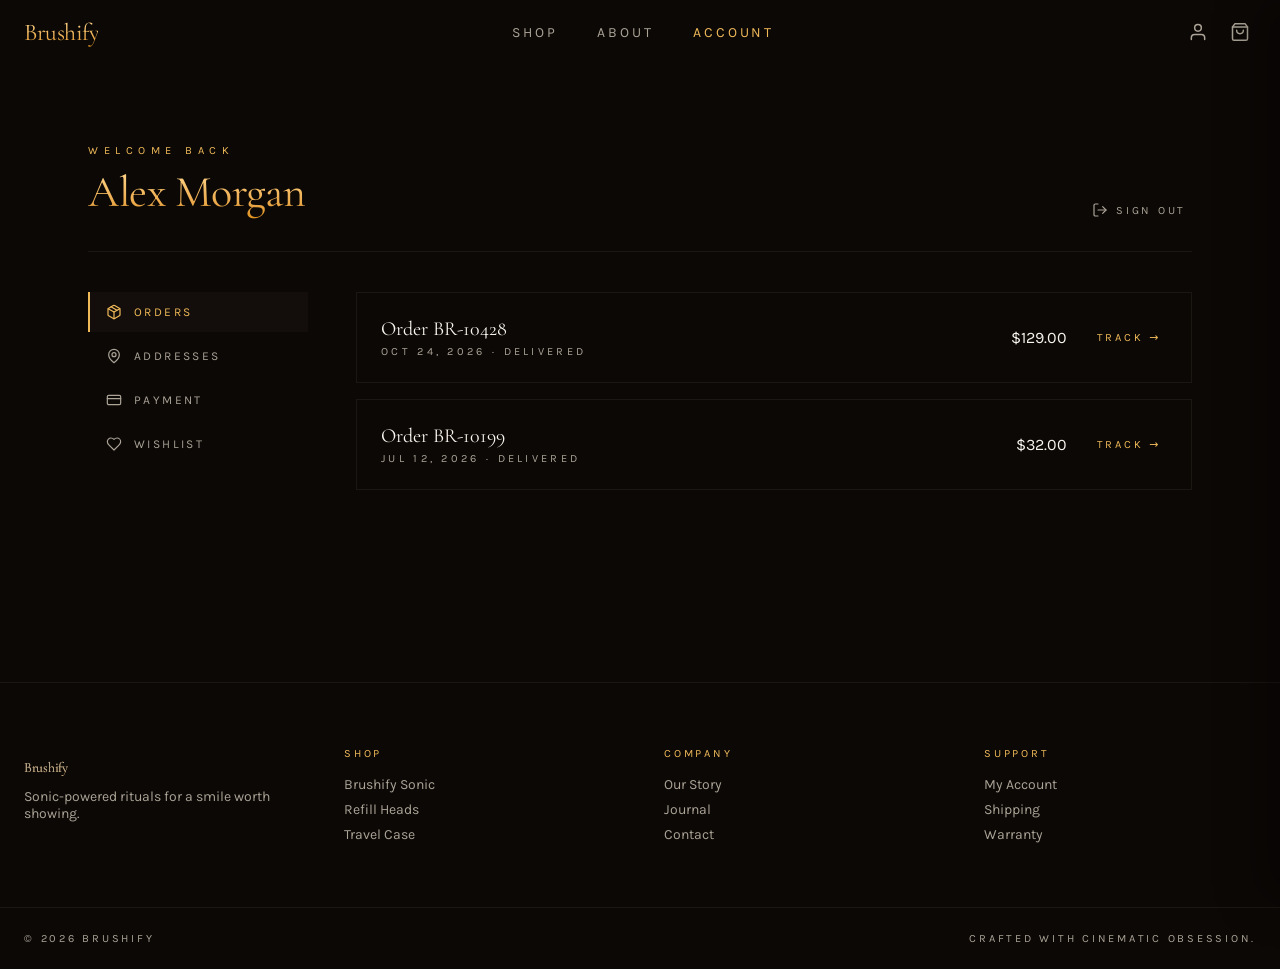
<file: account.html>
<!doctype html>
<html lang="en">
<head>
<meta charset="utf-8">
<meta name="viewport" content="width=device-width, initial-scale=1">
<title>My Account — Brushify</title>
<meta name="description" content="Manage your Brushify orders, addresses, and preferences.">
<meta name="robots" content="noindex">
<meta property="og:url" content="/account">
<link rel="canonical" href="/account">
<link rel="icon" href="data:,">
<link rel="stylesheet" href="style.css">
</head>
<body data-page="account">

<header class="site-nav">
  <div class="wrap row">
    <a href="index.html" class="brand text-gold-gradient">Brushify</a>
    <nav class="nav-links">
      <a href="product.html" data-page="product">Shop</a>
      <a href="about.html" data-page="about">About</a>
      <a href="account.html" data-page="account">Account</a>
    </nav>
    <div class="nav-actions">
      <a href="account.html" class="icon-btn desktop-only" aria-label="Account">
        <svg width="20" height="20" viewBox="0 0 24 24" fill="none" stroke="currentColor" stroke-width="1.8" stroke-linecap="round" stroke-linejoin="round"><path d="M20 21v-2a4 4 0 0 0-4-4H8a4 4 0 0 0-4 4v2"/><circle cx="12" cy="7" r="4"/></svg>
      </a>
      <button class="icon-btn" data-cart-open aria-label="Open cart">
        <svg width="20" height="20" viewBox="0 0 24 24" fill="none" stroke="currentColor" stroke-width="1.8" stroke-linecap="round" stroke-linejoin="round"><path d="M6 2 3 6v14a2 2 0 0 0 2 2h14a2 2 0 0 0 2-2V6l-3-4Z"/><path d="M3 6h18"/><path d="M16 10a4 4 0 0 1-8 0"/></svg>
        <span class="cart-badge" style="display:none">0</span>
      </button>
      <button class="menu-toggle" aria-label="Menu">
        <svg class="icon-menu" width="20" height="20" viewBox="0 0 24 24" fill="none" stroke="currentColor" stroke-width="1.8" stroke-linecap="round" stroke-linejoin="round"><line x1="4" y1="6" x2="20" y2="6"/><line x1="4" y1="12" x2="20" y2="12"/><line x1="4" y1="18" x2="20" y2="18"/></svg>
        <svg class="icon-close" style="display:none" width="20" height="20" viewBox="0 0 24 24" fill="none" stroke="currentColor" stroke-width="1.8" stroke-linecap="round" stroke-linejoin="round"><line x1="18" y1="6" x2="6" y2="18"/><line x1="6" y1="6" x2="18" y2="18"/></svg>
      </button>
    </div>
  </div>
  <div class="mobile-menu">
    <div class="inner">
      <a href="product.html">Shop</a>
      <a href="about.html">About</a>
      <a href="account.html">Account</a>
    </div>
  </div>
</header>

<main class="account-page">
  <div class="account-layout">
    <div class="account-head">
      <div>
        <p class="eyebrow">Welcome back</p>
        <h1 class="text-gold-gradient">Alex Morgan</h1>
      </div>
      <button class="signout">
        <svg width="16" height="16" viewBox="0 0 24 24" fill="none" stroke="currentColor" stroke-width="1.8" stroke-linecap="round" stroke-linejoin="round"><path d="M9 21H5a2 2 0 0 1-2-2V5a2 2 0 0 1 2-2h4"/><polyline points="16 17 21 12 16 7"/><line x1="21" y1="12" x2="9" y2="12"/></svg>
        Sign out
      </button>
    </div>

    <div class="account-body">
      <nav class="account-nav" id="accountNav"></nav>
      <div id="accountContent"></div>
    </div>
  </div>
</main>

<footer class="site-footer">
  <div class="footer-grid">
    <div class="about">
      <p class="brand text-gold-gradient">Brushify</p>
      <p class="muted">Sonic-powered rituals for a smile worth showing.</p>
    </div>
    <div class="footer-col">
      <p class="title">Shop</p>
      <ul>
        <li><a href="product.html">Brushify Sonic</a></li>
        <li><a href="product.html">Refill Heads</a></li>
        <li><a href="product.html">Travel Case</a></li>
      </ul>
    </div>
    <div class="footer-col">
      <p class="title">Company</p>
      <ul>
        <li><a href="about.html">Our Story</a></li>
        <li><a href="about.html">Journal</a></li>
        <li><a href="about.html">Contact</a></li>
      </ul>
    </div>
    <div class="footer-col">
      <p class="title">Support</p>
      <ul>
        <li><a href="account.html">My Account</a></li>
        <li><a href="about.html">Shipping</a></li>
        <li><a href="about.html">Warranty</a></li>
      </ul>
    </div>
  </div>
  <div class="footer-bottom">
    <div class="row">
      <span id="footerYear">© Brushify</span>
      <span>Crafted with cinematic obsession.</span>
    </div>
  </div>
</footer>

<div class="cart-overlay" data-cart-close></div>
<aside class="mini-cart">
  <div class="mini-cart-head">
    <h3 class="text-gold-gradient">Your Cart</h3>
    <button data-cart-close aria-label="Close cart">
      <svg width="20" height="20" viewBox="0 0 24 24" fill="none" stroke="currentColor" stroke-width="1.8" stroke-linecap="round" stroke-linejoin="round"><line x1="18" y1="6" x2="6" y2="18"/><line x1="6" y1="6" x2="18" y2="18"/></svg>
    </button>
  </div>
  <div class="mini-cart-body"></div>
  <div class="mini-cart-foot" style="display:none">
    <div class="subtotal"><span>Subtotal</span><span class="amt">$0.00</span></div>
    <p class="note">Shipping & taxes calculated at checkout.</p>
    <a href="checkout.html" class="btn btn-gold checkout-btn" data-cart-close>Checkout</a>
  </div>
</aside>

<script src="cart.js"></script>
<script src="main.js"></script>
<script>
  document.getElementById("footerYear").textContent = "© " + new Date().getFullYear() + " Brushify";

  const icons = {
    orders: '<svg width="16" height="16" viewBox="0 0 24 24" fill="none" stroke="currentColor" stroke-width="1.8" stroke-linecap="round" stroke-linejoin="round"><path d="M16.5 9.4 7.5 4.21"/><path d="M21 16V8a2 2 0 0 0-1-1.73l-7-4a2 2 0 0 0-2 0l-7 4A2 2 0 0 0 3 8v8a2 2 0 0 0 1 1.73l7 4a2 2 0 0 0 2 0l7-4A2 2 0 0 0 21 16Z"/><polyline points="3.29 7 12 12 20.71 7"/><line x1="12" y1="22" x2="12" y2="12"/></svg>',
    addresses: '<svg width="16" height="16" viewBox="0 0 24 24" fill="none" stroke="currentColor" stroke-width="1.8" stroke-linecap="round" stroke-linejoin="round"><path d="M20 10c0 6-8 12-8 12s-8-6-8-12a8 8 0 0 1 16 0Z"/><circle cx="12" cy="10" r="3"/></svg>',
    payment: '<svg width="16" height="16" viewBox="0 0 24 24" fill="none" stroke="currentColor" stroke-width="1.8" stroke-linecap="round" stroke-linejoin="round"><rect x="2" y="5" width="20" height="14" rx="2"/><line x1="2" y1="10" x2="22" y2="10"/></svg>',
    wishlist: '<svg width="16" height="16" viewBox="0 0 24 24" fill="none" stroke="currentColor" stroke-width="1.8" stroke-linecap="round" stroke-linejoin="round"><path d="M19 14c1.49-1.46 3-3.21 3-5.5A5.5 5.5 0 0 0 16.5 3c-1.76 0-3 .5-4.5 2-1.5-1.5-2.74-2-4.5-2A5.5 5.5 0 0 0 2 8.5c0 2.29 1.51 4.04 3 5.5l7 7Z"/></svg>',
  };

  const tabs = [
    { key: "orders", label: "Orders" },
    { key: "addresses", label: "Addresses" },
    { key: "payment", label: "Payment" },
    { key: "wishlist", label: "Wishlist" },
  ];

  const orders = [
    { id: "BR-10428", date: "Oct 24, 2026", total: 129, status: "Delivered" },
    { id: "BR-10199", date: "Jul 12, 2026", total: 32, status: "Delivered" },
  ];

  const panels = {
    orders: () => `<div>${orders.map(o => `
      <div class="order-card">
        <div>
          <p class="id">Order ${o.id}</p>
          <p class="meta">${o.date} · ${o.status}</p>
        </div>
        <div class="right">
          <span>$${o.total.toFixed(2)}</span>
          <button class="track">Track →</button>
        </div>
      </div>`).join("")}</div>`,
    addresses: () => `
      <div class="info-card">
        <p class="head">Home</p>
        <p class="body">128 Marble Lane · Brooklyn, NY 11201 · United States</p>
        <button class="action">Edit →</button>
      </div>`,
    payment: () => `
      <div class="info-card payment">
        <div>
          <p class="sub">Visa</p>
          <p class="head" style="margin-top:8px;">•••• 4242</p>
        </div>
        <button class="action">Manage →</button>
      </div>`,
    wishlist: () => `
      <div class="empty-box">
        <p>Your wishlist is empty.</p>
        <a href="product.html">Discover Brushify →</a>
      </div>`,
  };

  let activeTab = "orders";
  const navEl = document.getElementById("accountNav");
  const contentEl = document.getElementById("accountContent");

  function render() {
    navEl.innerHTML = tabs.map(t => `
      <button class="${t.key === activeTab ? "active" : ""}" data-key="${t.key}">
        ${icons[t.key]} ${t.label}
      </button>`).join("");
    navEl.querySelectorAll("button").forEach(btn => btn.addEventListener("click", () => {
      activeTab = btn.dataset.key;
      render();
    }));
    contentEl.innerHTML = panels[activeTab]();
  }
  render();
</script>
</body>
</html>
</file>
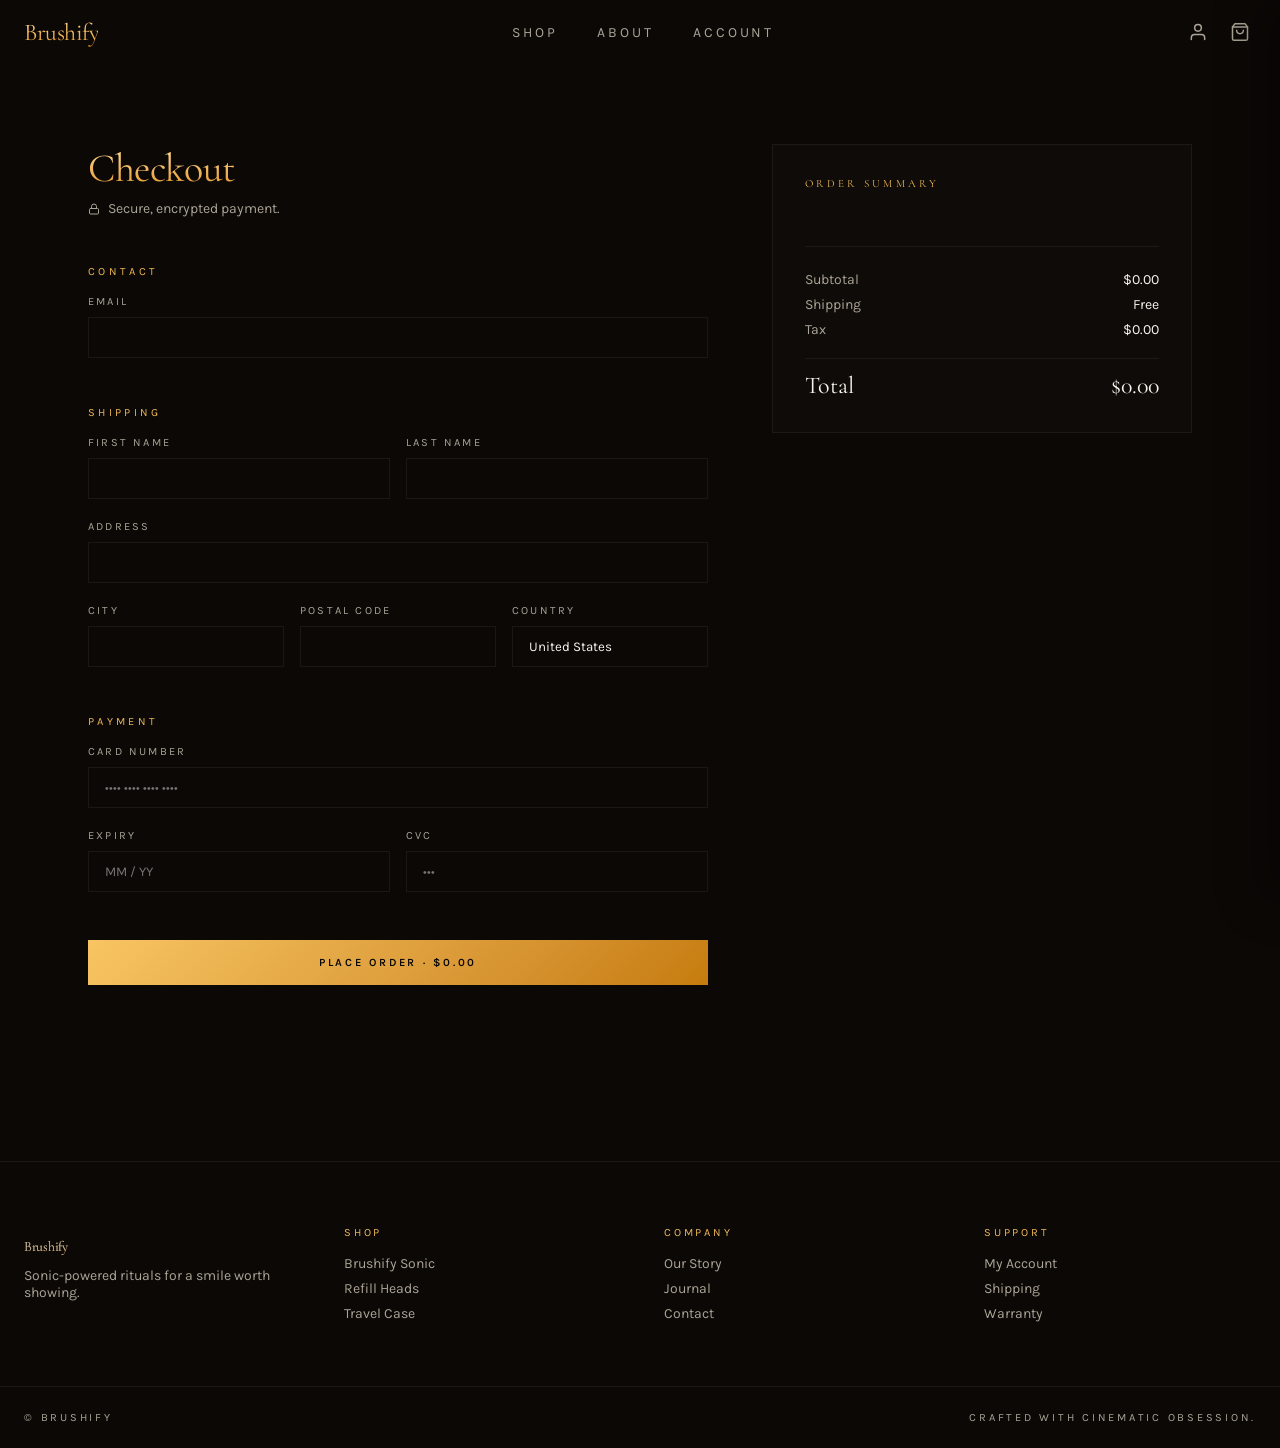
<file: checkout.html>
<!doctype html>
<html lang="en">
<head>
<meta charset="utf-8">
<meta name="viewport" content="width=device-width, initial-scale=1">
<title>Checkout — Brushify</title>
<meta name="description" content="Secure checkout for your Brushify order.">
<meta name="robots" content="noindex">
<meta property="og:url" content="/checkout">
<link rel="canonical" href="/checkout">
<link rel="icon" href="data:,">
<link rel="stylesheet" href="style.css">
</head>
<body data-page="checkout">

<header class="site-nav">
  <div class="wrap row">
    <a href="index.html" class="brand text-gold-gradient">Brushify</a>
    <nav class="nav-links">
      <a href="product.html" data-page="product">Shop</a>
      <a href="about.html" data-page="about">About</a>
      <a href="account.html" data-page="account">Account</a>
    </nav>
    <div class="nav-actions">
      <a href="account.html" class="icon-btn desktop-only" aria-label="Account">
        <svg width="20" height="20" viewBox="0 0 24 24" fill="none" stroke="currentColor" stroke-width="1.8" stroke-linecap="round" stroke-linejoin="round"><path d="M20 21v-2a4 4 0 0 0-4-4H8a4 4 0 0 0-4 4v2"/><circle cx="12" cy="7" r="4"/></svg>
      </a>
      <button class="icon-btn" data-cart-open aria-label="Open cart">
        <svg width="20" height="20" viewBox="0 0 24 24" fill="none" stroke="currentColor" stroke-width="1.8" stroke-linecap="round" stroke-linejoin="round"><path d="M6 2 3 6v14a2 2 0 0 0 2 2h14a2 2 0 0 0 2-2V6l-3-4Z"/><path d="M3 6h18"/><path d="M16 10a4 4 0 0 1-8 0"/></svg>
        <span class="cart-badge" style="display:none">0</span>
      </button>
      <button class="menu-toggle" aria-label="Menu">
        <svg class="icon-menu" width="20" height="20" viewBox="0 0 24 24" fill="none" stroke="currentColor" stroke-width="1.8" stroke-linecap="round" stroke-linejoin="round"><line x1="4" y1="6" x2="20" y2="6"/><line x1="4" y1="12" x2="20" y2="12"/><line x1="4" y1="18" x2="20" y2="18"/></svg>
        <svg class="icon-close" style="display:none" width="20" height="20" viewBox="0 0 24 24" fill="none" stroke="currentColor" stroke-width="1.8" stroke-linecap="round" stroke-linejoin="round"><line x1="18" y1="6" x2="6" y2="18"/><line x1="6" y1="6" x2="18" y2="18"/></svg>
      </button>
    </div>
  </div>
  <div class="mobile-menu">
    <div class="inner">
      <a href="product.html">Shop</a>
      <a href="about.html">About</a>
      <a href="account.html">Account</a>
    </div>
  </div>
</header>

<main class="checkout-page">

  <!-- order form view -->
  <div id="checkoutView" class="checkout-layout">
    <form id="checkoutForm" class="checkout-form">
      <div>
        <h1 class="text-gold-gradient">Checkout</h1>
        <p class="secure-note">
          <svg width="12" height="12" viewBox="0 0 24 24" fill="none" stroke="currentColor" stroke-width="2" stroke-linecap="round" stroke-linejoin="round"><rect x="3" y="11" width="18" height="11" rx="2"/><path d="M7 11V7a5 5 0 0 1 10 0v4"/></svg>
          Secure, encrypted payment.
        </p>
      </div>

      <fieldset>
        <legend>Contact</legend>
        <label class="field"><span class="label">Email</span><input type="email" required></label>
      </fieldset>

      <fieldset>
        <legend>Shipping</legend>
        <div class="form-row two">
          <label class="field"><span class="label">First name</span><input required></label>
          <label class="field"><span class="label">Last name</span><input required></label>
        </div>
        <label class="field"><span class="label">Address</span><input required></label>
        <div class="form-row three">
          <label class="field"><span class="label">City</span><input required></label>
          <label class="field"><span class="label">Postal code</span><input required></label>
          <label class="field"><span class="label">Country</span><input required value="United States"></label>
        </div>
      </fieldset>

      <fieldset>
        <legend>Payment</legend>
        <label class="field"><span class="label">Card number</span><input placeholder="•••• •••• •••• ••••" required></label>
        <div class="form-row two">
          <label class="field"><span class="label">Expiry</span><input placeholder="MM / YY" required></label>
          <label class="field"><span class="label">CVC</span><input placeholder="•••" required></label>
        </div>
      </fieldset>

      <button type="submit" class="btn btn-gold" id="placeOrderBtn" style="width:100%;">Place order · $0.00</button>
    </form>

    <aside class="order-summary">
      <h2>Order Summary</h2>
      <div id="summaryEmpty" class="empty" style="display:none">Your cart is empty. <a href="product.html">Shop now →</a></div>
      <div id="summaryLines" class="summary-lines"></div>
      <div class="summary-totals">
        <div class="line"><span>Subtotal</span><span class="val" id="sumSubtotal">$0.00</span></div>
        <div class="line"><span>Shipping</span><span class="val">Free</span></div>
        <div class="line"><span>Tax</span><span class="val" id="sumTax">$0.00</span></div>
        <div class="grand"><span>Total</span><span id="sumTotal">$0.00</span></div>
      </div>
    </aside>
  </div>

  <!-- confirmation view -->
  <div id="confirmedView" class="order-confirmed" style="display:none">
    <svg width="64" height="64" viewBox="0 0 24 24" fill="none" stroke="currentColor" stroke-width="1.5" stroke-linecap="round" stroke-linejoin="round" style="color:var(--primary);margin:0 auto;"><circle cx="12" cy="12" r="10"/><path d="m9 12 2 2 4-4"/></svg>
    <h1 class="text-gold-gradient">Order confirmed.</h1>
    <p class="muted">A confirmation is on its way. Your cinematic ritual begins soon.</p>
    <a href="index.html" class="btn btn-gold">Back to home</a>
  </div>
</main>

<footer class="site-footer">
  <div class="footer-grid">
    <div class="about">
      <p class="brand text-gold-gradient">Brushify</p>
      <p class="muted">Sonic-powered rituals for a smile worth showing.</p>
    </div>
    <div class="footer-col">
      <p class="title">Shop</p>
      <ul>
        <li><a href="product.html">Brushify Sonic</a></li>
        <li><a href="product.html">Refill Heads</a></li>
        <li><a href="product.html">Travel Case</a></li>
      </ul>
    </div>
    <div class="footer-col">
      <p class="title">Company</p>
      <ul>
        <li><a href="about.html">Our Story</a></li>
        <li><a href="about.html">Journal</a></li>
        <li><a href="about.html">Contact</a></li>
      </ul>
    </div>
    <div class="footer-col">
      <p class="title">Support</p>
      <ul>
        <li><a href="account.html">My Account</a></li>
        <li><a href="about.html">Shipping</a></li>
        <li><a href="about.html">Warranty</a></li>
      </ul>
    </div>
  </div>
  <div class="footer-bottom">
    <div class="row">
      <span id="footerYear">© Brushify</span>
      <span>Crafted with cinematic obsession.</span>
    </div>
  </div>
</footer>

<div class="cart-overlay" data-cart-close></div>
<aside class="mini-cart">
  <div class="mini-cart-head">
    <h3 class="text-gold-gradient">Your Cart</h3>
    <button data-cart-close aria-label="Close cart">
      <svg width="20" height="20" viewBox="0 0 24 24" fill="none" stroke="currentColor" stroke-width="1.8" stroke-linecap="round" stroke-linejoin="round"><line x1="18" y1="6" x2="6" y2="18"/><line x1="6" y1="6" x2="18" y2="18"/></svg>
    </button>
  </div>
  <div class="mini-cart-body"></div>
  <div class="mini-cart-foot" style="display:none">
    <div class="subtotal"><span>Subtotal</span><span class="amt">$0.00</span></div>
    <p class="note">Shipping & taxes calculated at checkout.</p>
    <a href="checkout.html" class="btn btn-gold checkout-btn" data-cart-close>Checkout</a>
  </div>
</aside>

<script src="cart.js"></script>
<script src="main.js"></script>
<script>
  document.getElementById("footerYear").textContent = "© " + new Date().getFullYear() + " Brushify";

  function renderSummary() {
    const items = Cart.getItems();
    const subtotal = Cart.subtotal();
    const tax = subtotal * 0.08;
    const total = subtotal + tax;

    document.getElementById("summaryEmpty").style.display = items.length === 0 ? "block" : "none";
    document.getElementById("summaryLines").innerHTML = items.map(it => `
      <div class="summary-line">
        <div class="thumb"><img src="${WhatsApp Image 2026-07-10 at 4.08.50 PM.jpeg} alt=""></div>
        <div class="row">
          <div>
            <p>${it.name}</p>
            <p class="qty muted">Qty ${it.qty}</p>
          </div>
          <p>$${(it.price * it.qty).toFixed(2)}</p>
        </div>
      </div>`).join("");

    document.getElementById("sumSubtotal").textContent = `$${subtotal.toFixed(2)}`;
    document.getElementById("sumTax").textContent = `$${tax.toFixed(2)}`;
    document.getElementById("sumTotal").textContent = `$${total.toFixed(2)}`;
    document.getElementById("placeOrderBtn").textContent = `Place order · $${total.toFixed(2)}`;
    document.getElementById("placeOrderBtn").disabled = items.length === 0;
  }
  renderSummary();
  document.addEventListener("cart:change", renderSummary);

  document.getElementById("checkoutForm").addEventListener("submit", (e) => {
    e.preventDefault();
    if (Cart.getItems().length === 0) return;
    Cart.clear();
    document.getElementById("checkoutView").style.display = "none";
    document.getElementById("confirmedView").style.display = "block";
    window.scrollTo({ top: 0 });
  });
</script>
</body>
</html>
</file>
<file: style.css>
/* ===========================================================
   Brushify — static HTML/CSS/JS build
   Converted from a React + Tailwind (shadcn/ui) source project
   =========================================================== */

@import url("https://fonts.googleapis.com/css2?family=Cormorant+Garamond:wght@300;400;500;600&family=Karla:wght@300;400;500;600&display=swap");

:root {
  --radius: 4px;

  --background: oklch(0.14 0.008 60);
  --foreground: oklch(0.97 0.01 80);
  --card: oklch(0.17 0.01 60);
  --card-foreground: oklch(0.97 0.01 80);
  --primary: oklch(0.82 0.13 80);
  --primary-foreground: oklch(0.12 0.008 60);
  --secondary: oklch(0.22 0.01 60);
  --secondary-foreground: oklch(0.97 0.01 80);
  --muted: oklch(0.22 0.01 60);
  --muted-foreground: oklch(0.72 0.02 80);
  --destructive: oklch(0.6 0.2 25);
  --destructive-foreground: oklch(0.97 0.01 80);
  --border: oklch(0.3 0.02 75 / 40%);

  --gold: oklch(0.82 0.13 80);
  --gold-soft: oklch(0.9 0.09 85);
  --gold-deep: oklch(0.65 0.14 70);

  --font-display: "Cormorant Garamond", serif;
  --font-sans: "Karla", ui-sans-serif, system-ui, sans-serif;
}

* { box-sizing: border-box; }
html { scroll-behavior: smooth; }

body {
  margin: 0;
  background-color: var(--background);
  color: var(--foreground);
  font-family: var(--font-sans);
  -webkit-font-smoothing: antialiased;
  min-height: 100vh;
}

h1, h2, h3, h4 {
  font-family: var(--font-display);
  font-weight: 400;
  letter-spacing: -0.01em;
  margin: 0;
}

p { margin: 0; }
a { color: inherit; text-decoration: none; }
img { display: block; max-width: 100%; }
button { font-family: inherit; cursor: pointer; background: none; border: none; color: inherit; }
ul { margin: 0; padding: 0; list-style: none; }
input { font-family: inherit; color: inherit; }

.text-gold-gradient {
  background: linear-gradient(180deg, oklch(0.92 0.1 85), oklch(0.72 0.15 70));
  -webkit-background-clip: text;
  background-clip: text;
  color: transparent;
}

.bg-gold-gradient {
  background: linear-gradient(135deg, oklch(0.85 0.13 82), oklch(0.65 0.14 68));
}

/* ---------- layout helpers ---------- */
.wrap { max-width: 1280px; margin: 0 auto; padding: 0 24px; }
.wrap-lg { max-width: 1280px; margin: 0 auto; padding: 0 24px; }
.wrap-md { max-width: 1024px; margin: 0 auto; padding: 0 24px; }
.wrap-sm { max-width: 768px; margin: 0 auto; padding: 0 24px; }
.wrap-xs { max-width: 672px; margin: 0 auto; padding: 0 24px; }

.eyebrow {
  font-size: 11px;
  text-transform: uppercase;
  letter-spacing: 0.5em;
  color: var(--primary);
}

.muted { color: var(--muted-foreground); }

/* ---------- reveal on scroll ---------- */
.reveal {
  opacity: 0;
  transform: translateY(28px);
  transition: opacity 900ms cubic-bezier(.2,.7,.2,1), transform 900ms cubic-bezier(.2,.7,.2,1);
}
.reveal.in { opacity: 1; transform: none; }

@keyframes fadeInUp {
  from { opacity: 0; transform: translateY(30px); }
  to { opacity: 1; transform: none; }
}
.fade-in-up { opacity: 0; animation: fadeInUp 1.1s ease forwards; }

@keyframes marquee {
  from { transform: translateX(0); }
  to { transform: translateX(-50%); }
}
.marquee-track { animation: marquee 40s linear infinite; }

/* ===========================================================
   Site Nav
   =========================================================== */
.site-nav {
  position: fixed;
  top: 0; left: 0; right: 0;
  z-index: 40;
  background: transparent;
  transition: all .5s;
}
.site-nav.scrolled {
  backdrop-filter: blur(20px);
  background: oklch(0.14 0.008 60 / 70%);
  border-bottom: 1px solid var(--border);
}
.site-nav .row {
  height: 64px;
  display: flex;
  align-items: center;
  justify-content: space-between;
}
.brand {
  font-family: var(--font-display);
  font-size: 24px;
  letter-spacing: -0.02em;
}
.nav-links {
  display: none;
  align-items: center;
  gap: 40px;
  font-size: 14px;
  text-transform: uppercase;
  letter-spacing: 0.2em;
  color: var(--muted-foreground);
}
.nav-links a { transition: color .2s; }
.nav-links a:hover, .nav-links a.active { color: var(--primary); }
.nav-actions { display: flex; align-items: center; gap: 16px; }
.icon-btn {
  position: relative;
  color: var(--muted-foreground);
  transition: color .2s;
  display: inline-flex;
}
.icon-btn:hover { color: var(--primary); }
.icon-btn.desktop-only { display: none; }
.cart-badge {
  position: absolute;
  top: -8px; right: -8px;
  width: 20px; height: 20px;
  border-radius: 999px;
  background: linear-gradient(135deg, oklch(0.85 0.13 82), oklch(0.65 0.14 68));
  color: var(--primary-foreground);
  font-size: 10px;
  font-weight: 600;
  display: flex; align-items: center; justify-content: center;
}
.menu-toggle { display: inline-flex; color: var(--muted-foreground); }
.mobile-menu {
  display: none;
  border-top: 1px solid var(--border);
  background: oklch(0.14 0.008 60 / 95%);
  backdrop-filter: blur(20px);
}
.mobile-menu.open { display: block; }
.mobile-menu .inner {
  padding: 24px;
  display: flex;
  flex-direction: column;
  gap: 20px;
  font-size: 14px;
  text-transform: uppercase;
  letter-spacing: 0.2em;
  color: var(--muted-foreground);
}
.mobile-menu .inner a:hover { color: var(--primary); }

@media (min-width: 768px) {
  .nav-links { display: flex; }
  .icon-btn.desktop-only { display: inline-flex; }
  .menu-toggle { display: none; }
}

/* ===========================================================
   Buttons
   =========================================================== */
.btn {
  display: inline-flex;
  align-items: center;
  justify-content: center;
  gap: 12px;
  padding: 16px 32px;
  text-transform: uppercase;
  letter-spacing: 0.25em;
  font-size: 11px;
  font-weight: 600;
  transition: opacity .2s;
  border: none;
}
.btn-gold { background: linear-gradient(135deg, oklch(0.85 0.13 82), oklch(0.65 0.14 68)); color: var(--primary-foreground); }
.btn-gold:hover { opacity: .9; }
.btn-gold:disabled { opacity: .4; cursor: not-allowed; }
.btn-outline { border: 1px solid var(--primary); color: var(--primary); background: transparent; padding: 16px 32px; }
.btn-outline:hover { background: var(--primary); color: var(--primary-foreground); }
.btn-outline-border { border: 1px solid var(--border); color: var(--foreground); background: transparent; }

/* ===========================================================
   Hero
   =========================================================== */
.hero {
  position: relative;
  height: 100svh;
  min-height: 720px;
  width: 100%;
  overflow: hidden;
}
.hero-bg { position: absolute; inset: 0; will-change: transform; }
.hero-bg img { height: 100%; width: 100%; object-fit: cover; }
.hero-bg::after {
  content: "";
  position: absolute; inset: 0;
  background: linear-gradient(to bottom, oklch(0.14 0.008 60 / 40%), oklch(0.14 0.008 60 / 20%), var(--background));
}
.hero-content {
  position: relative;
  z-index: 10;
  height: 100%;
  display: flex;
  flex-direction: column;
  justify-content: center;
}
.hero h1 {
  font-size: 60px;
  line-height: 0.95;
}
.hero-actions { margin-top: 40px; display: flex; align-items: center; gap: 24px; flex-wrap: wrap; }
.hero-actions .watch { font-size: 11px; text-transform: uppercase; letter-spacing: 0.25em; color: var(--muted-foreground); }
.hero-actions .watch:hover { color: var(--primary); }
.hero-scroll {
  position: absolute;
  bottom: 32px; left: 50%;
  transform: translateX(-50%);
  color: var(--primary);
  font-size: 11px;
  text-transform: uppercase;
  letter-spacing: 0.5em;
  display: flex; align-items: center; gap: 12px;
}
.hero-scroll .line { height: 1px; width: 40px; background: var(--primary); display: inline-block; }

@media (min-width: 768px) { .hero h1 { font-size: 96px; } }
@media (min-width: 1024px) { .hero h1 { font-size: 128px; } }

/* ===========================================================
   Marquee
   =========================================================== */
.marquee {
  position: relative;
  border-top: 1px solid var(--border);
  border-bottom: 1px solid var(--border);
  background: oklch(0.22 0.01 60 / 40%);
  overflow: hidden;
  padding: 20px 0;
}
.marquee-track {
  display: flex;
  gap: 64px;
  white-space: nowrap;
  width: max-content;
}
.marquee-track span.item {
  font-size: 14px;
  text-transform: uppercase;
  letter-spacing: 0.4em;
  color: var(--muted-foreground);
  display: flex; align-items: center; gap: 64px;
}
.marquee-track .dot { color: var(--primary); }

/* ===========================================================
   Sections (generic)
   =========================================================== */
.section { max-width: 1280px; margin: 0 auto; padding: 128px 24px; }
.section-md { max-width: 1280px; margin: 0 auto; padding: 80px 24px; }
.section-center { text-align: center; }

.grid-2 { display: grid; gap: 64px; }
@media (min-width: 768px) { .grid-2 { grid-template-columns: 1fr 1fr; align-items: center; } }

.problem h2 { font-size: 44px; line-height: 1.15; margin-top: 24px; }
.problem p.lead { margin-top: 32px; font-size: 18px; color: var(--muted-foreground); }
.problem ul { margin-top: 40px; display: flex; flex-direction: column; gap: 16px; }
.problem li { display: flex; align-items: flex-start; gap: 16px; color: var(--muted-foreground); }
.problem li .tick { margin-top: 8px; height: 1px; width: 24px; background: var(--primary); flex-shrink: 0; }
.problem-img { position: relative; aspect-ratio: 4/5; overflow: hidden; }
.problem-img img { width: 100%; height: 100%; object-fit: cover; }
@media (min-width: 768px) { .problem h2 { font-size: 56px; } }

/* Solution */
.solution { position: relative; padding: 128px 24px; overflow: hidden; }
.solution-bg { position: absolute; inset: 0; z-index: -1; }
.solution-bg img { width: 100%; height: 100%; object-fit: cover; opacity: .4; }
.solution-bg::after {
  content: ""; position: absolute; inset: 0;
  background: linear-gradient(to bottom, var(--background), oklch(0.14 0.008 60 / 60%), var(--background));
}
.solution-inner { max-width: 960px; margin: 0 auto; text-align: center; }
.solution-inner h2 { font-size: 52px; line-height: 1; margin-top: 24px; }
.solution-inner p { margin-top: 40px; font-size: 20px; line-height: 1.6; color: var(--muted-foreground); max-width: 720px; margin-left: auto; margin-right: auto; }
@media (min-width: 768px) { .solution-inner h2 { font-size: 84px; } .solution-inner p { font-size: 24px; } }

.stat-row { margin-top: 56px; display: flex; flex-wrap: wrap; justify-content: center; gap: 16px; }
.stat {
  border: 1px solid var(--border);
  padding: 24px 32px;
  background: oklch(0.17 0.01 60 / 40%);
  backdrop-filter: blur(6px);
  min-width: 160px;
}
.stat .n { font-size: 36px; }
.stat .l { margin-top: 4px; font-size: 11px; text-transform: uppercase; letter-spacing: 0.3em; color: var(--muted-foreground); }

/* Feature grid */
.feature-grid { display: grid; gap: 1px; background: var(--border); margin-top: 80px; }
@media (min-width: 768px) { .feature-grid { grid-template-columns: 1fr 1fr; } }
@media (min-width: 1024px) { .feature-grid { grid-template-columns: 1fr 1fr 1fr; } }
.feature-card { background: var(--background); padding: 40px; transition: background-color .5s; }
.feature-card:hover { background: var(--card); }
.feature-icon {
  width: 56px; height: 56px; border-radius: 999px;
  border: 1px solid oklch(0.82 0.13 80 / 40%);
  display: grid; place-items: center;
  color: var(--primary);
  transition: all .5s;
}
.feature-card:hover .feature-icon {
  background: linear-gradient(135deg, oklch(0.85 0.13 82), oklch(0.65 0.14 68));
  color: var(--primary-foreground);
  border-color: transparent;
}
.feature-card h3 { margin-top: 24px; font-size: 24px; }
.feature-card p { margin-top: 12px; font-size: 14px; line-height: 1.6; color: var(--muted-foreground); }

/* Why choose tabs */
.why-tabs { margin-top: 40px; display: flex; flex-wrap: wrap; gap: 8px; }
.why-tab {
  padding: 8px 20px;
  font-size: 11px;
  text-transform: uppercase;
  letter-spacing: 0.25em;
  border: 1px solid var(--border);
  color: var(--muted-foreground);
  transition: all .2s;
}
.why-tab:hover { color: var(--primary); border-color: var(--primary); }
.why-tab.active { background: linear-gradient(135deg, oklch(0.85 0.13 82), oklch(0.65 0.14 68)); color: var(--primary-foreground); border-color: transparent; }
.why-body { margin-top: 40px; font-size: 18px; color: var(--muted-foreground); }
.why-image { position: relative; aspect-ratio: 1/1; overflow: hidden; }
.why-image img { width: 100%; height: 100%; object-fit: cover; }

/* Social proof */
.social-proof { border-top: 1px solid var(--border); border-bottom: 1px solid var(--border); background: oklch(0.22 0.01 60 / 30%); }
.reviews { margin-top: 56px; display: grid; gap: 32px; }
@media (min-width: 768px) { .reviews { grid-template-columns: repeat(3, 1fr); } }
.review { border: 1px solid var(--border); background: var(--card); padding: 32px; }
.review .stars { color: var(--primary); }
.review .quote { margin-top: 20px; font-family: var(--font-display); font-size: 20px; line-height: 1.35; }
.review .who { margin-top: 24px; padding-top: 24px; border-top: 1px solid var(--border); }
.review .who .role { margin-top: 4px; font-size: 11px; text-transform: uppercase; letter-spacing: 0.25em; color: var(--muted-foreground); }

/* Gallery */
.gallery-grid { display: grid; grid-template-columns: repeat(2, 1fr); gap: 16px; margin-top: 64px; }
@media (min-width: 768px) { .gallery-grid { grid-template-columns: repeat(4, 1fr); } }
.gallery-item { overflow: hidden; aspect-ratio: 1/1; }
.gallery-item.tall { aspect-ratio: 3/4; grid-row: span 2; }
.gallery-item img { width: 100%; height: 100%; object-fit: cover; transition: transform 1.2s; }
.gallery-item img:hover { transform: scale(1.05); }

/* Final CTA */
.final-cta { position: relative; padding: 128px 24px; overflow: hidden; }
.final-cta-bg { position: absolute; inset: 0; z-index: -1; }
.final-cta-bg img { width: 100%; height: 100%; object-fit: cover; }
.final-cta-bg::after { content: ""; position: absolute; inset: 0; background: oklch(0.14 0.008 60 / 70%); }
.final-cta-inner { max-width: 672px; margin: 0 auto; text-align: center; }
.final-cta-inner h2 { font-size: 44px; line-height: 1.15; }
.final-cta-inner p { margin-top: 32px; font-size: 18px; color: var(--muted-foreground); }
.final-cta-actions { margin-top: 40px; display: flex; flex-wrap: wrap; justify-content: center; gap: 16px; }
@media (min-width: 768px) { .final-cta-inner h2 { font-size: 68px; } }

/* Sticky buy */
.sticky-buy {
  position: fixed;
  bottom: 24px; left: 50%;
  transform: translate(-50%, 32px);
  z-index: 30;
  opacity: 0;
  pointer-events: none;
  transition: all .5s;
}
.sticky-buy.show { opacity: 1; transform: translate(-50%, 0); pointer-events: auto; }
.sticky-buy .card {
  display: flex; align-items: center; gap: 16px;
  background: oklch(0.17 0.01 60 / 95%);
  backdrop-filter: blur(20px);
  border: 1px solid var(--border);
  box-shadow: 0 25px 50px -12px rgb(0 0 0 / 0.5);
  padding: 8px 8px 8px 12px;
}
.sticky-buy img { width: 40px; height: 40px; object-fit: cover; }
.sticky-buy .info p:first-child { font-size: 14px; }
.sticky-buy .info p:last-child { font-size: 12px; color: var(--primary); }
.sticky-buy button {
  background: linear-gradient(135deg, oklch(0.85 0.13 82), oklch(0.65 0.14 68));
  color: var(--primary-foreground);
  padding: 12px 20px;
  font-size: 10px;
  text-transform: uppercase;
  letter-spacing: 0.25em;
  font-weight: 600;
}

/* ===========================================================
   Footer
   =========================================================== */
.site-footer { border-top: 1px solid var(--border); margin-top: 128px; }
.footer-grid { max-width: 1280px; margin: 0 auto; padding: 64px 24px; display: grid; gap: 48px; }
@media (min-width: 768px) { .footer-grid { grid-template-columns: repeat(4, 1fr); } }
.footer-grid .about p { margin-top: 12px; font-size: 14px; color: var(--muted-foreground); max-width: 260px; }
.footer-col p.title { font-size: 11px; text-transform: uppercase; letter-spacing: 0.25em; color: var(--primary); }
.footer-col ul { margin-top: 16px; display: flex; flex-direction: column; gap: 8px; font-size: 14px; color: var(--muted-foreground); }
.footer-col a:hover { color: var(--primary); }
.footer-bottom { border-top: 1px solid var(--border); }
.footer-bottom .row {
  max-width: 1280px; margin: 0 auto; padding: 24px;
  display: flex; flex-wrap: wrap; align-items: center; justify-content: space-between; gap: 12px;
  font-size: 11px; text-transform: uppercase; letter-spacing: 0.25em; color: var(--muted-foreground);
}

/* ===========================================================
   Mini cart
   =========================================================== */
.cart-overlay {
  position: fixed; inset: 0; z-index: 50;
  background: rgb(0 0 0 / 0.7);
  backdrop-filter: blur(4px);
  opacity: 0; pointer-events: none;
  transition: opacity .5s;
}
.cart-overlay.open { opacity: 1; pointer-events: auto; }
.mini-cart {
  position: fixed; top: 0; right: 0; z-index: 50;
  height: 100%; width: 100%; max-width: 420px;
  background: var(--card);
  border-left: 1px solid var(--border);
  box-shadow: -20px 0 40px rgb(0 0 0 / .4);
  transform: translateX(100%);
  transition: transform .5s cubic-bezier(.2,.7,.2,1);
  display: flex; flex-direction: column;
}
.mini-cart.open { transform: translateX(0); }
.mini-cart-head { display: flex; align-items: center; justify-content: space-between; padding: 20px 24px; border-bottom: 1px solid var(--border); }
.mini-cart-head h3 { font-size: 24px; }
.mini-cart-body { flex: 1; overflow-y: auto; padding: 16px 24px; }
.mini-cart-empty { height: 100%; display: flex; flex-direction: column; align-items: center; justify-content: center; text-align: center; gap: 16px; }
.mini-cart-empty .ring { width: 80px; height: 80px; border-radius: 999px; border: 1px solid var(--border); display: grid; place-items: center; font-size: 28px; }
.mini-cart-empty a { font-size: 14px; text-transform: uppercase; letter-spacing: 0.25em; color: var(--primary); }
.cart-line { display: flex; gap: 16px; padding: 20px 0; border-bottom: 1px solid var(--border); }
.cart-line:first-child { padding-top: 0; }
.cart-line .thumb { width: 96px; height: 96px; flex-shrink: 0; overflow: hidden; background: var(--secondary); }
.cart-line .thumb img { width: 100%; height: 100%; object-fit: cover; }
.cart-line .info { flex: 1; }
.cart-line .row-top { display: flex; justify-content: space-between; gap: 8px; }
.cart-line .price { margin-top: 4px; font-size: 14px; color: var(--muted-foreground); }
.qty-control { margin-top: 12px; display: inline-flex; align-items: center; border: 1px solid var(--border); }
.qty-control button { padding: 8px; display: inline-flex; }
.qty-control span { width: 32px; text-align: center; font-size: 14px; }
.mini-cart-foot { border-top: 1px solid var(--border); padding: 24px; display: flex; flex-direction: column; gap: 16px; }
.mini-cart-foot .subtotal { display: flex; justify-content: space-between; font-size: 14px; color: var(--muted-foreground); }
.mini-cart-foot .subtotal span.amt { color: var(--foreground); font-size: 16px; }
.mini-cart-foot .note { font-size: 12px; color: var(--muted-foreground); }
.mini-cart-foot .checkout-btn { text-align: center; }

/* ===========================================================
   Product page
   =========================================================== */
.product-page { padding-top: 96px; }
.product-layout { max-width: 1280px; margin: 0 auto; padding: 40px 24px; display: grid; gap: 64px; }
@media (min-width: 1024px) { .product-layout { grid-template-columns: 1fr 1fr; } }
.product-gallery-main { position: relative; aspect-ratio: 4/5; overflow: hidden; background: var(--secondary); }
.product-gallery-main img { width: 100%; height: 100%; object-fit: cover; }
.product-thumbs { margin-top: 16px; display: grid; grid-template-columns: repeat(6, 1fr); gap: 8px; }
.product-thumbs button { aspect-ratio: 1/1; overflow: hidden; border: 1px solid var(--border); padding: 0; }
.product-thumbs button.active { border-color: var(--primary); }
.product-thumbs img { width: 100%; height: 100%; object-fit: cover; }

.product-info h1 { margin-top: 16px; font-size: 44px; }
.product-info .sub { margin-top: 8px; font-family: var(--font-display); font-size: 22px; font-style: italic; color: var(--muted-foreground); }
.product-rating { margin-top: 24px; display: flex; align-items: center; gap: 12px; }
.product-rating .stars { color: var(--primary); display: flex; gap: 2px; }
.product-rating span.count { font-size: 14px; color: var(--muted-foreground); }
.product-price { margin-top: 32px; display: flex; align-items: baseline; gap: 16px; }
.product-price .now { font-family: var(--font-display); font-size: 44px; }
.product-price .was { color: var(--muted-foreground); text-decoration: line-through; }
.product-price .save { font-size: 11px; text-transform: uppercase; letter-spacing: 0.3em; color: var(--primary); }
.product-desc { margin-top: 32px; color: var(--muted-foreground); line-height: 1.7; }
.product-buy-row { margin-top: 32px; display: flex; align-items: stretch; gap: 12px; }
.qty-box { display: inline-flex; align-items: center; border: 1px solid var(--border); }
.qty-box button { padding: 12px 16px; }
.qty-box span { width: 40px; text-align: center; }
.product-buy-row .btn { flex: 1; }
.perks { margin-top: 32px; display: grid; grid-template-columns: repeat(3, 1fr); gap: 16px; font-size: 11px; color: var(--muted-foreground); }
.perk { border: 1px solid var(--border); padding: 16px; display: flex; flex-direction: column; align-items: center; text-align: center; gap: 8px; }
.perk svg { color: var(--primary); }
.perk span { text-transform: uppercase; letter-spacing: 0.2em; font-size: 10px; }

.accordions { margin-top: 40px; border-top: 1px solid var(--border); }
.acc-item { border-bottom: 1px solid var(--border); }
.acc-trigger { width: 100%; display: flex; align-items: center; justify-content: space-between; padding: 20px 0; text-align: left; }
.acc-trigger span { text-transform: uppercase; letter-spacing: 0.25em; font-size: 12px; }
.acc-trigger svg { color: var(--primary); transition: transform .3s; }
.acc-item.open .acc-trigger svg { transform: rotate(180deg); }
.acc-panel { display: grid; grid-template-rows: 0fr; transition: grid-template-rows .4s; }
.acc-item.open .acc-panel { grid-template-rows: 1fr; }
.acc-panel-inner { overflow: hidden; }
.acc-panel .content { font-size: 14px; color: var(--muted-foreground); line-height: 1.7; padding-bottom: 24px; }
.acc-panel ul { display: flex; flex-direction: column; gap: 8px; }

/* ===========================================================
   About page
   =========================================================== */
.about-hero { position: relative; height: 80svh; min-height: 520px; overflow: hidden; }
.about-hero img { position: absolute; inset: 0; width: 100%; height: 100%; object-fit: cover; }
.about-hero::after { content: ""; position: absolute; inset: 0; background: linear-gradient(to top, var(--background), oklch(0.14 0.008 60 / 40%), transparent); }
.about-hero-inner { position: relative; z-index: 10; height: 100%; max-width: 1280px; margin: 0 auto; padding: 0 24px 80px; display: flex; flex-direction: column; justify-content: flex-end; }
.about-hero-inner h1 { margin-top: 16px; font-size: 56px; max-width: 700px; line-height: 1; }
@media (min-width: 768px) { .about-hero-inner h1 { font-size: 96px; } }

.about-lead { max-width: 800px; margin: 0 auto; padding: 128px 24px; }
.about-lead p.big { font-family: var(--font-display); font-size: 28px; line-height: 1.35; }
.about-lead p.body { margin-top: 32px; font-size: 18px; color: var(--muted-foreground); line-height: 1.7; }

.about-cards { max-width: 1280px; margin: 0 auto; padding: 80px 24px; display: grid; gap: 32px; }
@media (min-width: 768px) { .about-cards { grid-template-columns: repeat(3, 1fr); } }
.about-card img { width: 100%; aspect-ratio: 4/5; object-fit: cover; }
.about-card .k { margin-top: 24px; font-size: 11px; text-transform: uppercase; letter-spacing: 0.4em; color: var(--primary); }
.about-card .v { margin-top: 12px; font-family: var(--font-display); font-size: 22px; }

.about-promise { max-width: 800px; margin: 0 auto; padding: 128px 24px; text-align: center; }
.about-promise h2 { margin-top: 24px; font-size: 44px; }
.about-promise p { margin-top: 32px; font-size: 18px; color: var(--muted-foreground); }
@media (min-width: 768px) { .about-promise h2 { font-size: 60px; } }

/* ===========================================================
   Checkout page
   =========================================================== */
.checkout-page { padding-top: 96px; }
.checkout-layout { max-width: 1152px; margin: 0 auto; padding: 48px 24px; display: grid; gap: 64px; }
@media (min-width: 1024px) { .checkout-layout { grid-template-columns: 1fr 420px; } }
.checkout-form { display: flex; flex-direction: column; gap: 48px; }
.checkout-form h1 { font-size: 40px; }
.secure-note { margin-top: 8px; font-size: 14px; color: var(--muted-foreground); display: flex; align-items: center; gap: 8px; }
fieldset { border: none; margin: 0; padding: 0; display: flex; flex-direction: column; gap: 16px; }
legend { font-size: 11px; text-transform: uppercase; letter-spacing: 0.3em; color: var(--primary); margin-bottom: 12px; padding: 0; }
.form-row { display: grid; gap: 16px; }
.form-row.two { grid-template-columns: 1fr; }
.form-row.three { grid-template-columns: 1fr; }
@media (min-width: 640px) { .form-row.two { grid-template-columns: 1fr 1fr; } .form-row.three { grid-template-columns: repeat(3, 1fr); } }
.field span.label { font-size: 11px; text-transform: uppercase; letter-spacing: 0.2em; color: var(--muted-foreground); }
.field input {
  margin-top: 8px; width: 100%;
  background: transparent; border: 1px solid var(--border);
  padding: 12px 16px; outline: none; transition: border-color .2s;
}
.field input:focus { border-color: var(--primary); }
.field { display: block; }

.order-summary { border: 1px solid var(--border); padding: 32px; background: oklch(0.17 0.01 60 / 50%); align-self: start; }
.order-summary h2 { font-size: 11px; text-transform: uppercase; letter-spacing: 0.3em; color: var(--primary); }
.order-summary .empty { margin-top: 24px; font-size: 14px; color: var(--muted-foreground); }
.order-summary .empty a { color: var(--primary); }
.summary-lines { margin-top: 24px; display: flex; flex-direction: column; gap: 16px; }
.summary-line { display: flex; gap: 16px; }
.summary-line .thumb { width: 64px; height: 64px; overflow: hidden; background: var(--secondary); flex-shrink: 0; }
.summary-line .thumb img { width: 100%; height: 100%; object-fit: cover; }
.summary-line .row { flex: 1; display: flex; justify-content: space-between; }
.summary-line .row p:first-child { font-size: 14px; }
.summary-line .row p.qty { font-size: 12px; color: var(--muted-foreground); }
.summary-totals { margin-top: 32px; padding-top: 24px; border-top: 1px solid var(--border); display: flex; flex-direction: column; gap: 8px; font-size: 14px; }
.summary-totals .line { display: flex; justify-content: space-between; color: var(--muted-foreground); }
.summary-totals .line span.val { color: var(--foreground); }
.summary-totals .grand { padding-top: 12px; margin-top: 12px; border-top: 1px solid var(--border); display: flex; justify-content: space-between; font-family: var(--font-display); font-size: 24px; }

.order-confirmed { padding-top: 128px; min-height: 80vh; max-width: 640px; margin: 0 auto; padding-left: 24px; padding-right: 24px; text-align: center; }
.order-confirmed h1 { margin-top: 32px; font-size: 44px; }
.order-confirmed p { margin-top: 16px; color: var(--muted-foreground); }
.order-confirmed .btn { margin-top: 40px; }

/* ===========================================================
   Account page
   =========================================================== */
.account-page { padding-top: 96px; }
.account-layout { max-width: 1152px; margin: 0 auto; padding: 48px 24px; }
.account-head { display: flex; align-items: flex-end; justify-content: space-between; border-bottom: 1px solid var(--border); padding-bottom: 32px; gap: 16px; flex-wrap: wrap; }
.account-head h1 { margin-top: 8px; font-size: 44px; }
.signout { font-size: 11px; text-transform: uppercase; letter-spacing: 0.25em; color: var(--muted-foreground); display: inline-flex; align-items: center; gap: 8px; }
.signout:hover { color: var(--primary); }
.account-body { margin-top: 40px; display: grid; gap: 48px; }
@media (min-width: 768px) { .account-body { grid-template-columns: 220px 1fr; } }
.account-nav { display: flex; gap: 4px; overflow-x: auto; }
@media (min-width: 768px) { .account-nav { flex-direction: column; } }
.account-nav button {
  display: flex; align-items: center; gap: 12px;
  padding: 12px 16px; font-size: 12px;
  text-transform: uppercase; letter-spacing: 0.2em;
  border-left: 2px solid transparent;
  color: var(--muted-foreground);
  white-space: nowrap;
}
.account-nav button.active { border-left-color: var(--primary); color: var(--primary); background: var(--card); }
.account-nav button:hover { color: var(--primary); }

.order-card { border: 1px solid var(--border); padding: 24px; display: flex; flex-wrap: wrap; align-items: center; justify-content: space-between; gap: 16px; margin-bottom: 16px; }
.order-card .id { font-family: var(--font-display); font-size: 20px; }
.order-card .meta { margin-top: 4px; font-size: 11px; text-transform: uppercase; letter-spacing: 0.3em; color: var(--muted-foreground); }
.order-card .right { display: flex; align-items: center; gap: 24px; }
.order-card .track { font-size: 11px; text-transform: uppercase; letter-spacing: 0.25em; color: var(--primary); }

.info-card { border: 1px solid var(--border); padding: 32px; }
.info-card .head { font-family: var(--font-display); font-size: 22px; }
.info-card .body { margin-top: 12px; font-size: 14px; color: var(--muted-foreground); }
.info-card .action { margin-top: 24px; font-size: 11px; text-transform: uppercase; letter-spacing: 0.25em; color: var(--primary); }
.info-card.payment { display: flex; align-items: center; justify-content: space-between; }
.info-card.payment .sub { font-size: 11px; text-transform: uppercase; letter-spacing: 0.3em; color: var(--muted-foreground); }

.empty-box { text-align: center; border: 1px dashed var(--border); padding: 80px 24px; }
.empty-box p { color: var(--muted-foreground); }
.empty-box a { margin-top: 16px; display: inline-block; font-size: 11px; text-transform: uppercase; letter-spacing: 0.25em; color: var(--primary); }

/* ===========================================================
   404
   =========================================================== */
.not-found { min-height: 100vh; display: flex; align-items: center; justify-content: center; padding: 0 16px; }
.not-found .inner { max-width: 420px; text-align: center; }
.not-found h1 { font-size: 72px; }
.not-found h2 { margin-top: 16px; font-size: 20px; font-family: var(--font-sans); }
.not-found p { margin-top: 8px; font-size: 14px; color: var(--muted-foreground); }
.not-found .btn { margin-top: 24px; }
</file>
